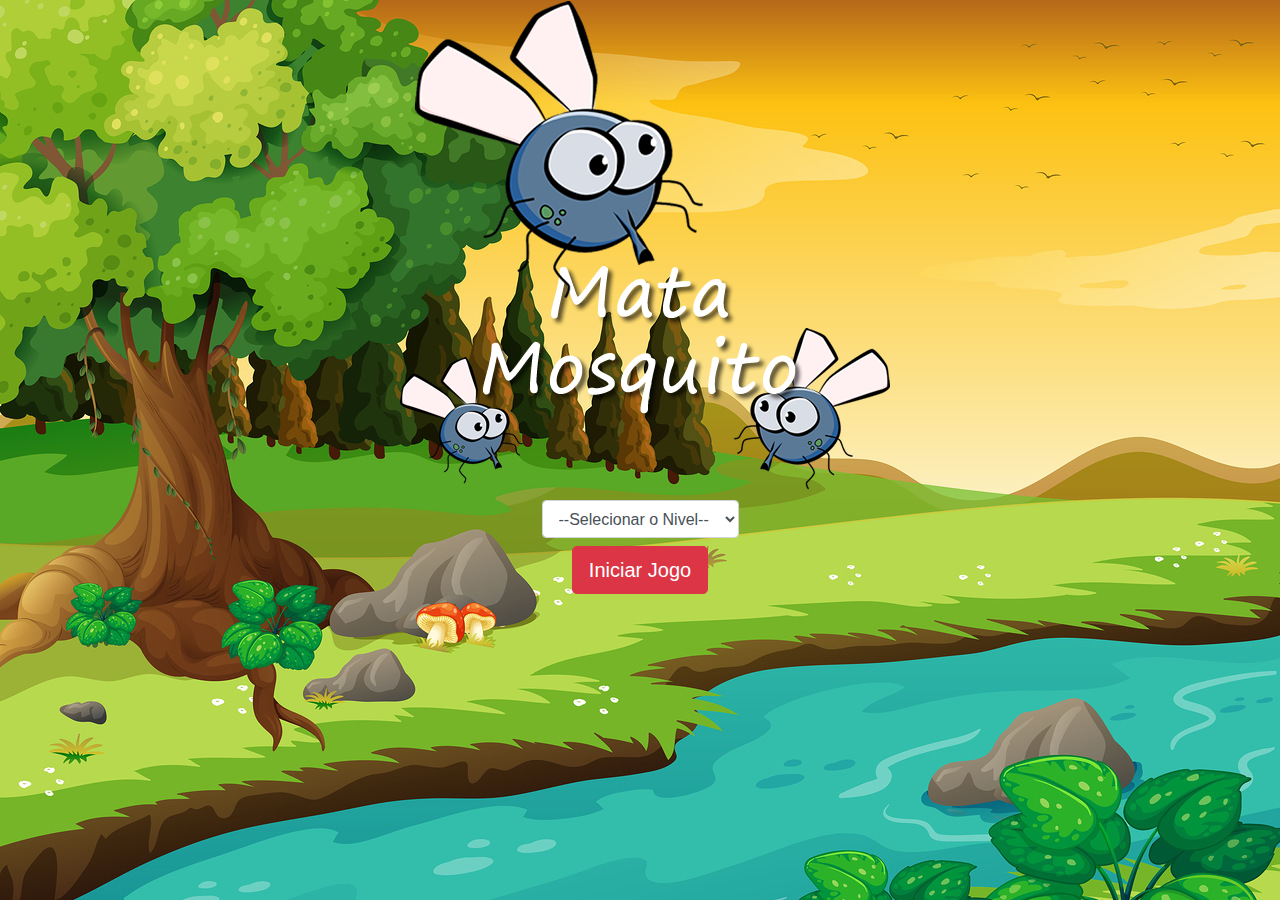
<file: index.html>
<!DOCTYPE html>
<html lang="en">
<head>
    <meta charset="UTF-8">
    <meta name="viewport" content="width=device-width, initial-scale=1.0">
    <title>Mata Mosquito</title>
    <link rel="stylesheet" href="https://cdn.jsdelivr.net/npm/bootstrap@4.0.0/dist/css/bootstrap.min.css" integrity="sha384-Gn5384xqQ1aoWXA+058RXPxPg6fy4IWvTNh0E263XmFcJlSAwiGgFAW/dAiS6JXm" crossorigin="anonymous">
    <link rel="stylesheet" href = "estilo.css">
    <script>
        function iniciarJogo(){
            var nivel = document.getElementById("nivel").value;
            if(nivel=== ""){
                alert("Escolha uma opcção");
                return false;
            }
            document.location.href = "app.html?" + nivel;
        }
    </script>
</head>
<body>
    <div class="container">
        <div class="row">
            <div class="col">
                <div class="d-flex justify-content-center">
                    <img src="imagens/game.png" alt="">

                </div>
                
            </div>

        </div>

        <div class="row">
            <div class="col">
                <div class="d-flex justify-content-center">
                 <div class="mb-2">
                    <select aria-label="Nivel de dificuldade" class="form-control" id="nivel">
                        <option value="">--Selecionar o Nivel--</option>
                        <option value="normal">Normal</option>
                        <option value="dificil">Dificil</option>
                        <option value="muitoDificil">Muito dificil</option>
                    </select>
                </div>
            </div>
            </div>
        </div>

        <div class="row">
            <div class="col">
                <div class="d-flex justify-content-center">
                    <button type="button" class="btn btn-danger btn-lg" onclick="iniciarJogo()" >Iniciar Jogo

                    </button>

                </div>
                
            </div>

        </div>
    </div>
    
</body>
</html>
</file>
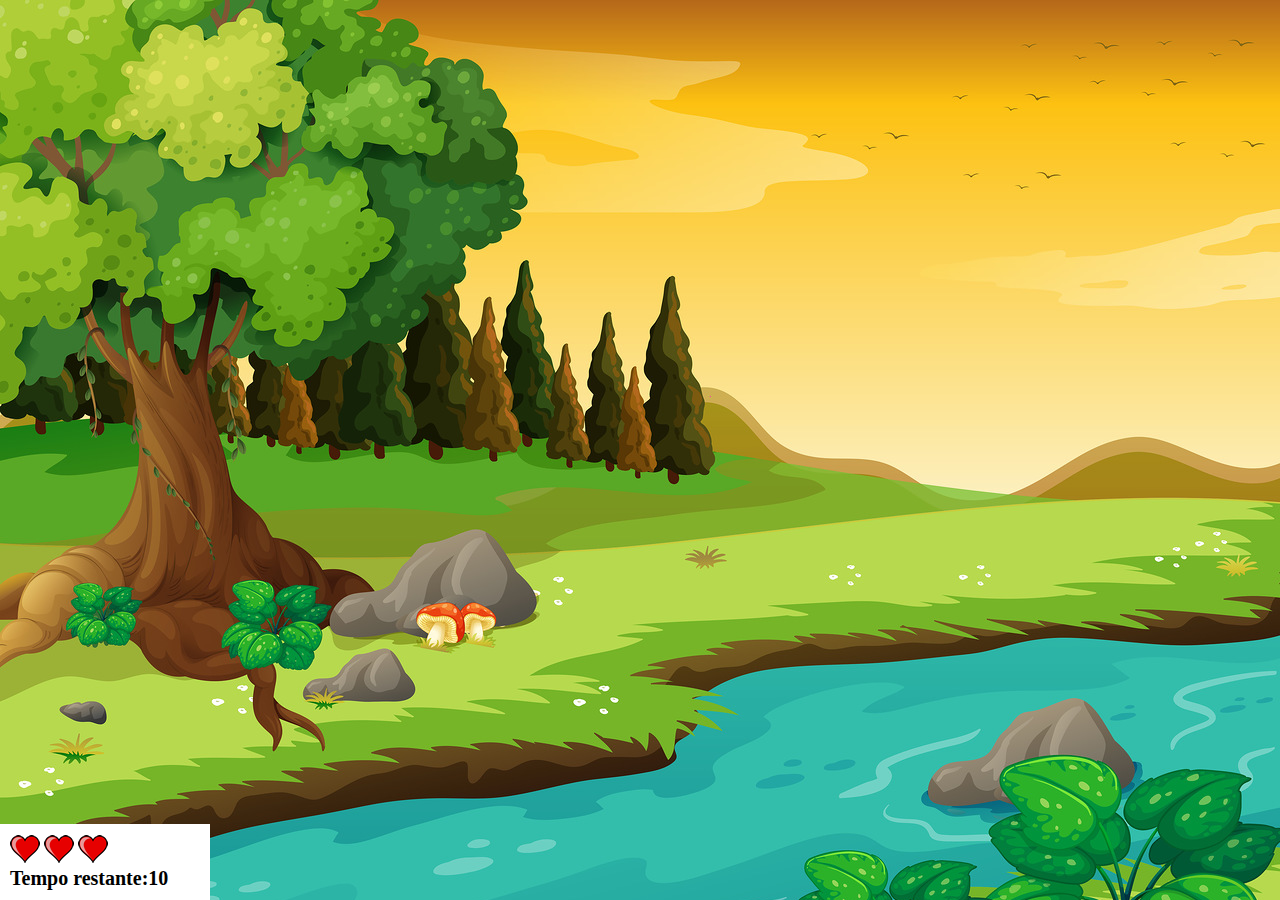
<file: app.html>
<!DOCTYPE html>
<html lang="pt-br">
    <head>
        <meta charset="UTF-8">
        <meta name="viewport" content="width=device-width, initial-scale=1.0">
        <title>Document</title>
        <link rel="stylesheet" href="estilo.css"/>
        <script src="jogo.js"></script>
    </head>

    <body >
        <script>
            window.addEventListener("resize", ajustaTamanhoPalcoJogo);
            ajustaTamanhoPalcoJogo();
        </script>
        <div class="painel">
            <div class="vidas">
                <img id="v1" src="imagens/coracao_cheio.png" alt="">
                <img id="v2" src="imagens/coracao_cheio.png" alt="">
                <img id="v3" src="imagens/coracao_cheio.png" alt="">

            </div>
            <div class="cronometro">Tempo restante:<span id="cronometro"></span>
            </div>

        </div>
        <script>
            document.getElementById("cronometro").innerHTML=tempo;
           var criaMosquito = setInterval(function(){ posicaoRandomica() },criarMosquitoTempo)
         </script>
    
    </body>
</html>
</file>
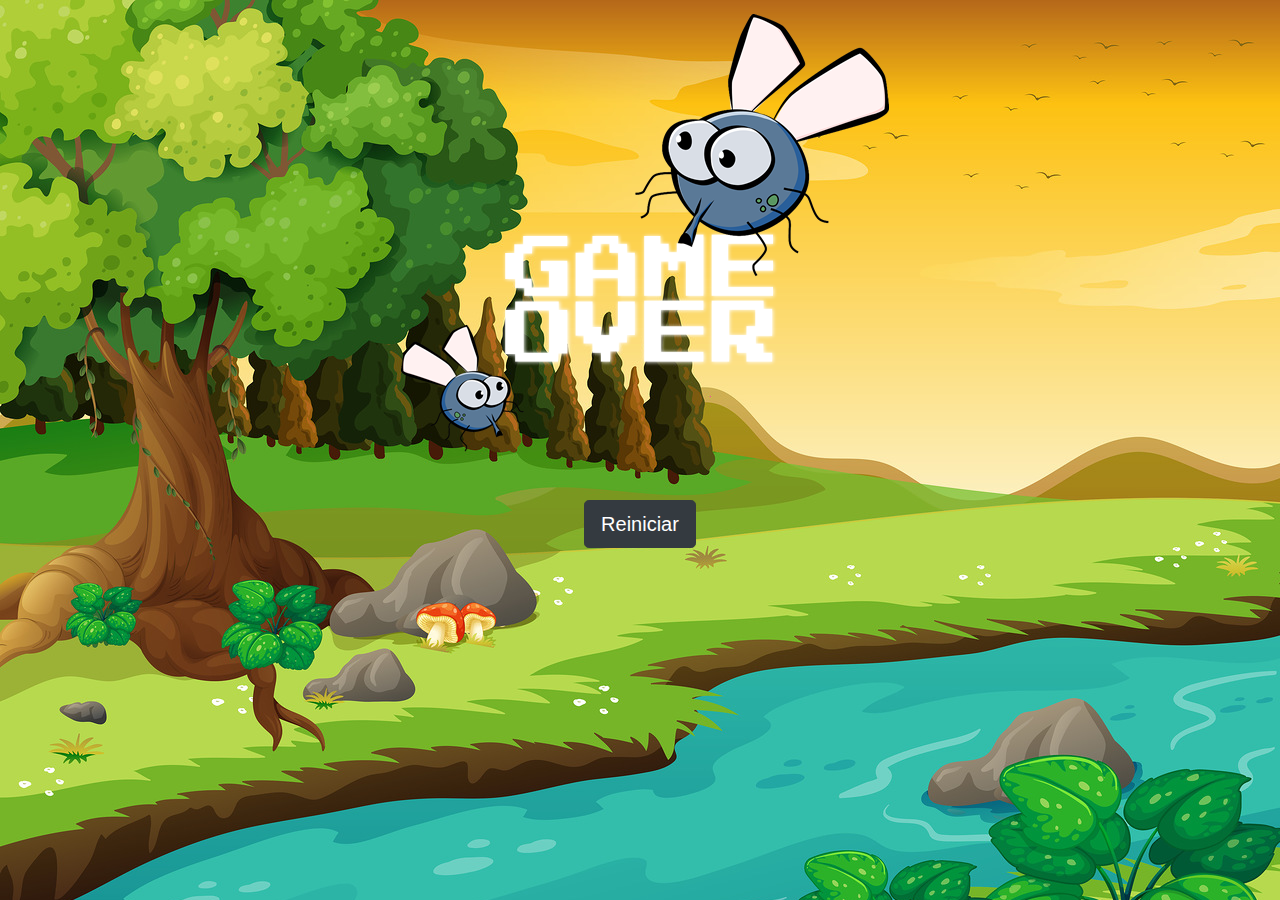
<file: fim_do_jogo.html>
<!DOCTYPE html>
<html lang="en">
<head>
    <meta charset="UTF-8">
    <meta name="viewport" content="width=device-width, initial-scale=1.0">
    <title>Mata Mosquito_Derota</title>
    <link rel="stylesheet" href="https://cdn.jsdelivr.net/npm/bootstrap@4.0.0/dist/css/bootstrap.min.css" integrity="sha384-Gn5384xqQ1aoWXA+058RXPxPg6fy4IWvTNh0E263XmFcJlSAwiGgFAW/dAiS6JXm" crossorigin="anonymous">
    <link rel="stylesheet" href = "estilo.css">
</head>
<body>
    <div class="container">
        <div class="row">
            <div class="col">
                <div class="d-flex justify-content-center">
                    <img src="imagens/game_over.png" alt="">

                </div>
                
            </div>

        </div>
        <div class="row">
            <div class="col">
                <div class="d-flex justify-content-center">
                    <button type="button" class="btn btn-dark btn-lg" onclick="document.location.href ='index.html'">Reiniciar

                    </button>

                </div>
                
            </div>

        </div>
    </div>
    
</body>
</html>
</file>
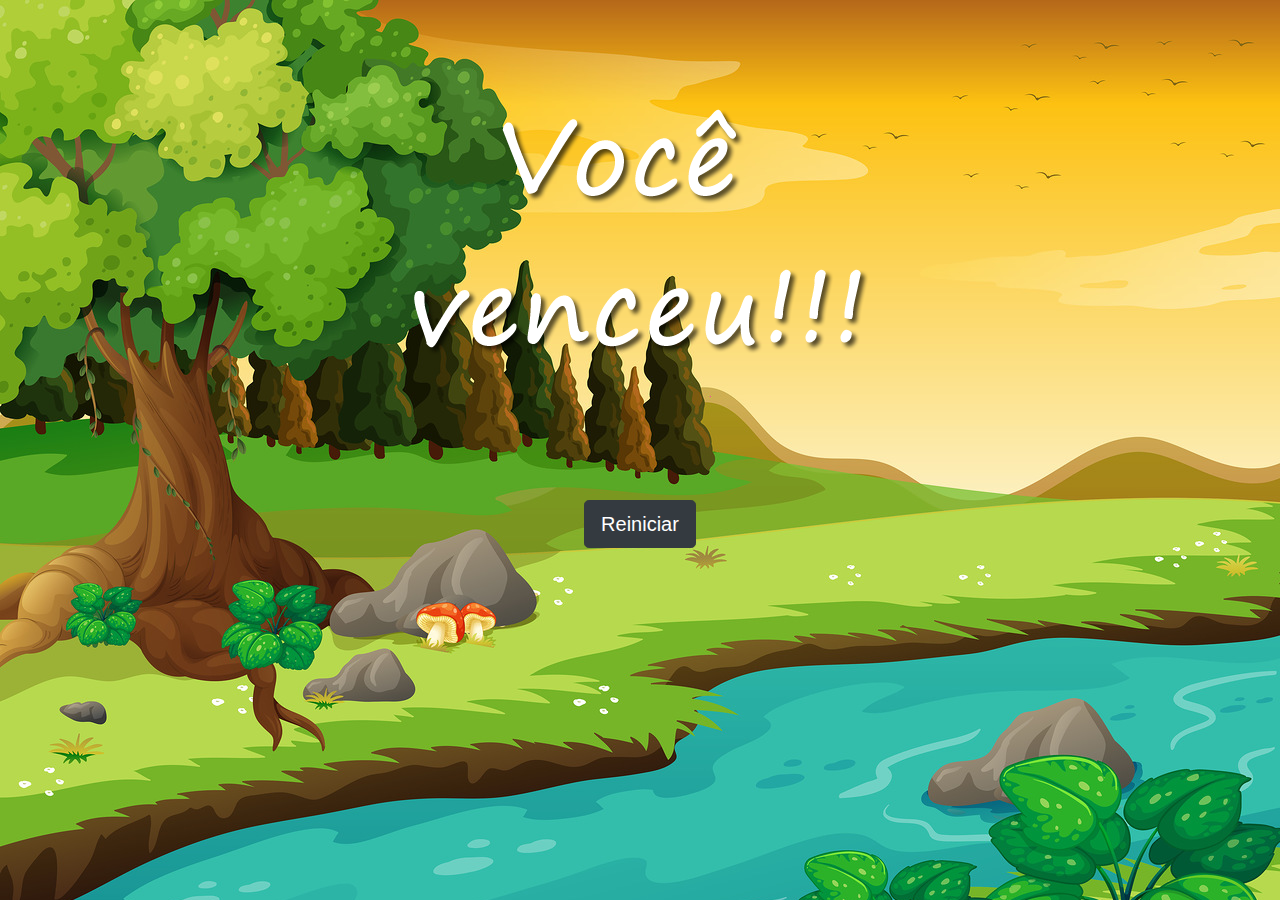
<file: vitoria.html>
<!DOCTYPE html>
<html lang="en">
<head>
    <meta charset="UTF-8">
    <meta name="viewport" content="width=device-width, initial-scale=1.0">
    <title>Mata Mosquito_Victória</title>
    <link rel="stylesheet" href="https://cdn.jsdelivr.net/npm/bootstrap@4.0.0/dist/css/bootstrap.min.css" integrity="sha384-Gn5384xqQ1aoWXA+058RXPxPg6fy4IWvTNh0E263XmFcJlSAwiGgFAW/dAiS6JXm" crossorigin="anonymous">
    <link rel="stylesheet" href = "estilo.css">
</head>
<body>
    <div class="container">
        <div class="row">
            <div class="col">
                <div class="d-flex justify-content-center">
                    <img src="imagens/vitoria.png" alt="">

                </div>
                
            </div>

        </div>
        <div class="row">
            <div class="col">
                <div class="d-flex justify-content-center">
                    <button type="button" class="btn btn-dark btn-lg" onclick="document.location.href ='index.html'">Reiniciar

                    </button>

                </div>
                
            </div>

        </div>
    </div>
    
</body>
</html>
</file>
<file: estilo.css>
html{
    cursor:url(imagens/mata_mosquito.png) 30 30, auto;
}
body {
    background-image: url("imagens/bg.jpg");
    background-repeat: no-repeat;
    background-size: 100%;
}
.mosquito1 {
    width: 50px;
    height: 50px;
}
.mosquito2 {
    width: 90px;
    height: 90px;
}
.mosquito3 {
    width: 120px;
    height: 120px;
}
.ladoA {
    transform: scalex(1);
}
.ladoB {
    transform: scalex(-1);
}
.painel {
    position: absolute;
    width: 190px;
    padding: 10px;
    left: 0px;
    bottom: 0px;
    border-top: solid 1px #fff;
    background-color: #fff;
    opacity: 0,7;
}
.vidas {
    float: left;
}
.cronometro {
    float: left;
    font-size: 20px;
    font-weight: bold;
}
</file>
